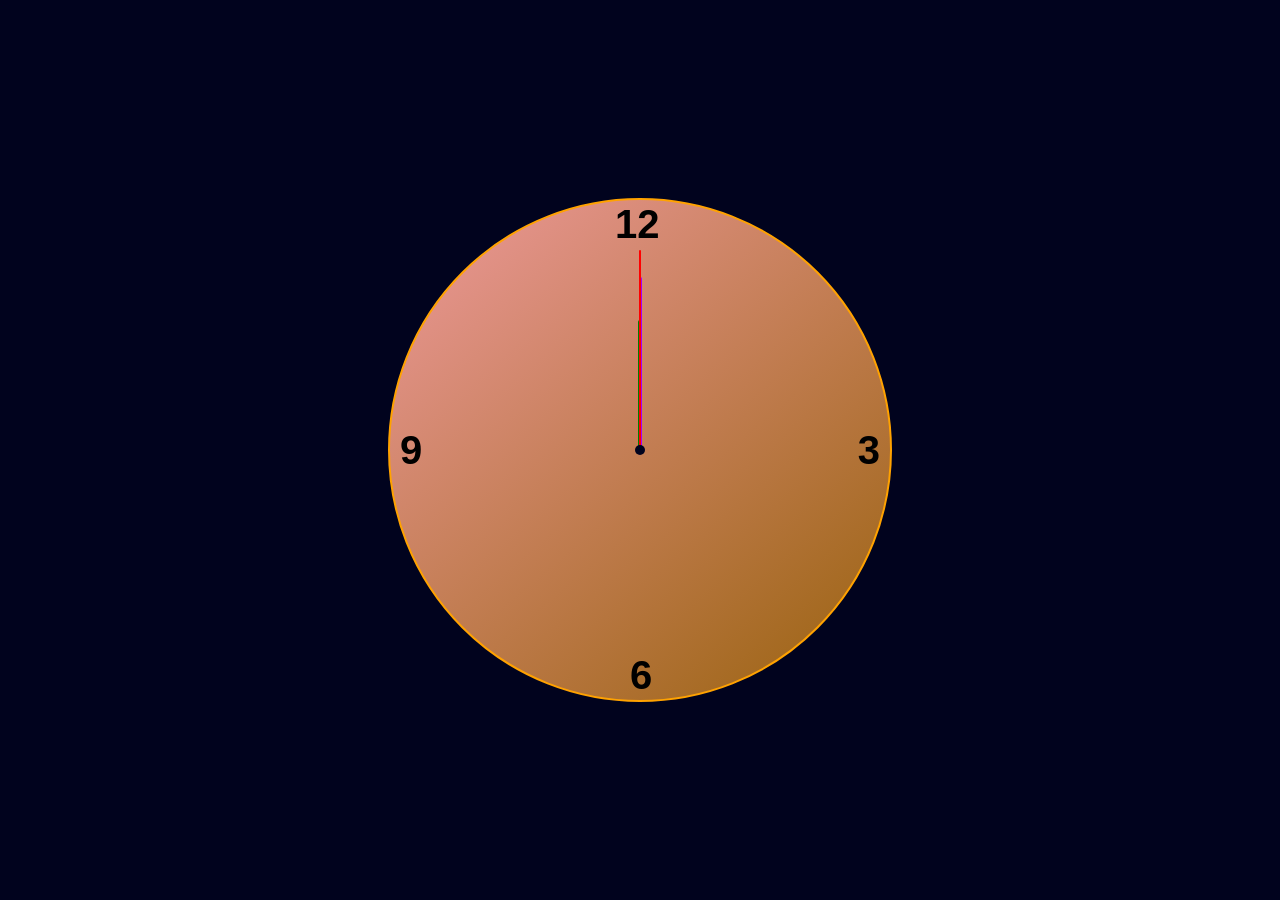
<file: Clock2.html>
<!DOCTYPE html>
<html lang="en">

<head>
    <meta charset="UTF-8">
    <meta name="viewport" content="width=device-width, initial-scale=1.0">
    <title>Clock</title>
</head>
<style>
    body {
        background: rgb(1, 3, 30);
        margin: 0;
        min-height: 100vh;
        display: flex;
        justify-content: center;
        align-items: center;
        font-family: "Roboto", sans-serif;
        font-optical-sizing: auto;
        font-weight: 700;
        font-variation-settings:
            "wdth" 100;
    }


    .pd {
        width: 500px;
        height: 500px;
        border-radius: 50%;
        background: linear-gradient(140deg, #fda3a3ef, #ffa20098);
        position: relative;
        display: flex;
        justify-content: center;
        align-items: center;
        border: 2px solid #ffa200;
    }


    .pd1 {
        font-size: 40px;
        position: absolute;
        left: 45%;
        right: 55%;
        top: 2px;
    }

    .pd3 {
        font-size: 40px;
        position: absolute;
        left: 48%;
        right: 52%;
        bottom: 2px;
    }

    .pd2 {
        font-size: 40px;
        position: absolute;
        right: 10px;
    }

    .pd4 {
        font-size: 40px;
        position: absolute;
        left: 10px;
    }


    .second {
        height: 200px;
        width: 2px;
        background: red;
        position: absolute;
        top: 50.2px;
        z-index: 3;
        transform-origin: bottom center;
        border-radius: 8px;
        animation: ra 60s steps(60) infinite;
    }

    .minit {
        height: 173px;
        width: 3px;
        background: rgb(162, 0, 255);
        position: absolute;
        top: 77.2px;
        z-index: 2;
        transform-origin: bottom center;
        border-radius: 7px;
        animation: ra 3600s linear infinite;
    }

    .hour {
        height: 130px;
        width: 3.5px;
        background: green;
        position: absolute;
        top: 120.2px;
        z-index: 1;
        transform-origin: bottom center;
        border-radius: 7px;
        animation: ra 43200s linear infinite;
    }

    .center-dot {
        height: 10px;
        width: 10px;
        border-radius: 50%;
        background-color: rgb(1, 3, 30);
        z-index: 5;
    }

    @keyframes ra {
        0% {
            transform: rotate(0deg);
        }

        100% {
            transform: rotate(360deg);
        }
    }

</style>

<body>
    <div class="pd">

        <div class="pd1">12</div>
        <div class="pd2">3</div>
        <div class="pd3">6</div>
        <div class="pd4">9</div>

        <div class="hour"></div>
        <div class="minit"></div>
        <div class="second"></div>
        <div class="center-dot"></div>

    </div>
</body>

</html>
</file>
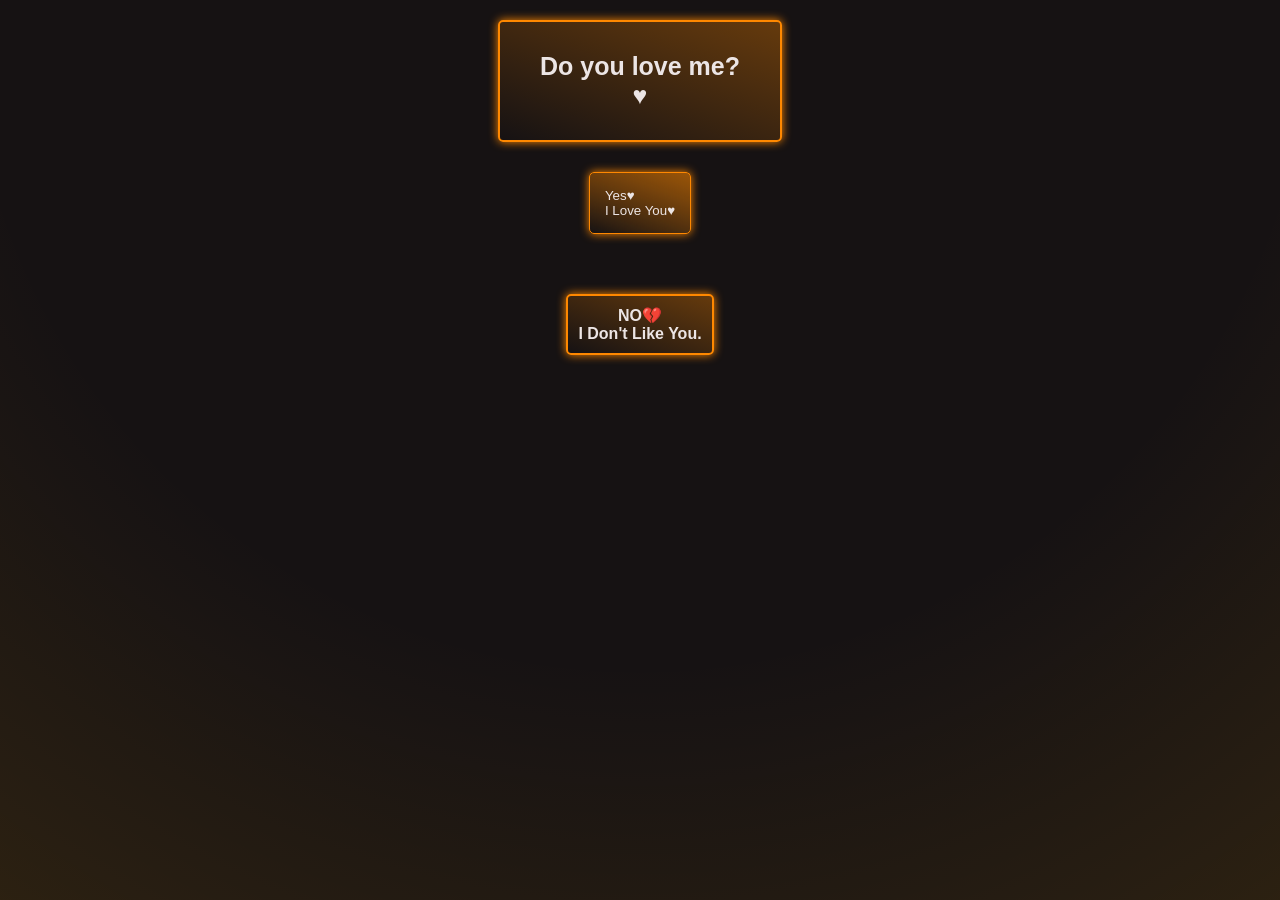
<file: Game.html>
<!DOCTYPE html>
<html lang="en">

<head>
    <meta charset="UTF-8">
    <meta name="viewport" content="width=device-width, initial-scale=1.0">
    <title>Game</title>
</head>

<style>
    body {
        background: #161213;
        font-family: "Roboto", sans-serif;
        font-optical-sizing: auto;
        font-weight: 700;
        font-variation-settings:
            "wdth" 100;
        margin: 0;
        overflow-x: hidden;
        color: rgb(236, 229, 229);

    }

    body::before {
  content: '';
  position: absolute;
  top: 0;
  left: 0;
  width: 100%;
  height: 100%;
  background: radial-gradient(circle at top, rgba(255, 255, 255, 0) 60%, #ffae0018 100%);
  pointer-events: none;
  z-index: 3;

}

    .dylm {
        border: 2px solid #ff8800;
        width: 220px;
        font-size: 25px;
        font-weight: bold;
        padding: 30px;
        border-radius: 5px;
        margin: 0 auto;
        margin-top: 20px;
        box-shadow: 0px 0px 10px #ff8800;
        background: linear-gradient(20deg, transparent, #ff880057);
    }

    .dylms,
    .dylmd {
        text-align: center;
    }

    .YHI {
        display: block;
        width: fit-content;
        text-align: center;
        margin: 0 auto;
        border: 1px solid #ff8800;
        box-shadow: 0px 0px 10px #ff8800;
        background: linear-gradient(20deg, transparent, #ff880057);
        color: rgb(236, 229, 229);
        border-radius: 5px;
        display: flex;
        flex-direction: column;
        font-size: 14px;
        margin-top: 30px;
    }

    .YHI:has(.btn:focus)~.APUP {
        display: block;
        margin-top: 60px;
    }

    .YHI:has(.btn:focus)+.NI {
        display: none;
    }



    .btn {
        background-color: #161213;
        border: none;
        display: flex;
        flex-direction: column;
        color: rgb(236, 229, 229);
         background: linear-gradient(20deg, transparent, #ff880057);
            padding: 15px;
        }

    .APU {
        font-size: 20px;
        border: 3px solid #ff8800;
        box-shadow: 0px 0px 10px #ff8800;
        background: linear-gradient(20deg, transparent, #ff880057);
        border-radius: 7px;
        width: fit-content;
        padding: 20px;
        margin: 0 auto;
    }

    .APUP {
        display: flex;
        justify-content: center;
        align-items: center;
        min-height: 46vh;
        display: none;
    }


    .NI {
        border: 2px solid #ff8800;
        box-shadow: 0px 0px 10px #ff8800;
        background: linear-gradient(20deg, transparent, #ff880057);
        width: fit-content;
        padding: 10px;
        border-radius: 5px;
        display: flex;
        flex-direction: column;
        text-align: center;
        margin: 0 auto;
        margin-top: 60px;
    }

    .NI:hover {
        position: absolute;
        top: 60%;
        left: 46.4%;
    }
</style>

<body>




    <!-- <span
            style="border: 1px solid black; display: block; width: 100%;margin-bottom: 10px;text-align: center;padding: 5px;">
            Youtube:@RonyTechWorld;
        </span> -->

    <div class="dylm">

        <div class="dylmd">Do you love me?</div>
        <div class="dylms">♥️</div>
    </div>
    <div class="YHI">
        <button class="btn">
            <span class="yes">Yes♥️</span>
            <span class="Yeah">I Love You♥️</span>
        </button>
    </div>

    <div class="NI">
        <span class="NIS">NO💔</span>
        <span class="NISS">I Don't Like You.</span>
    </div>

    <!-- Popup Box -->
    <div class="APUP">
        <div class="APU">Thanks For Accept♥️</div>
    </div>

</body>

</html>
</file>
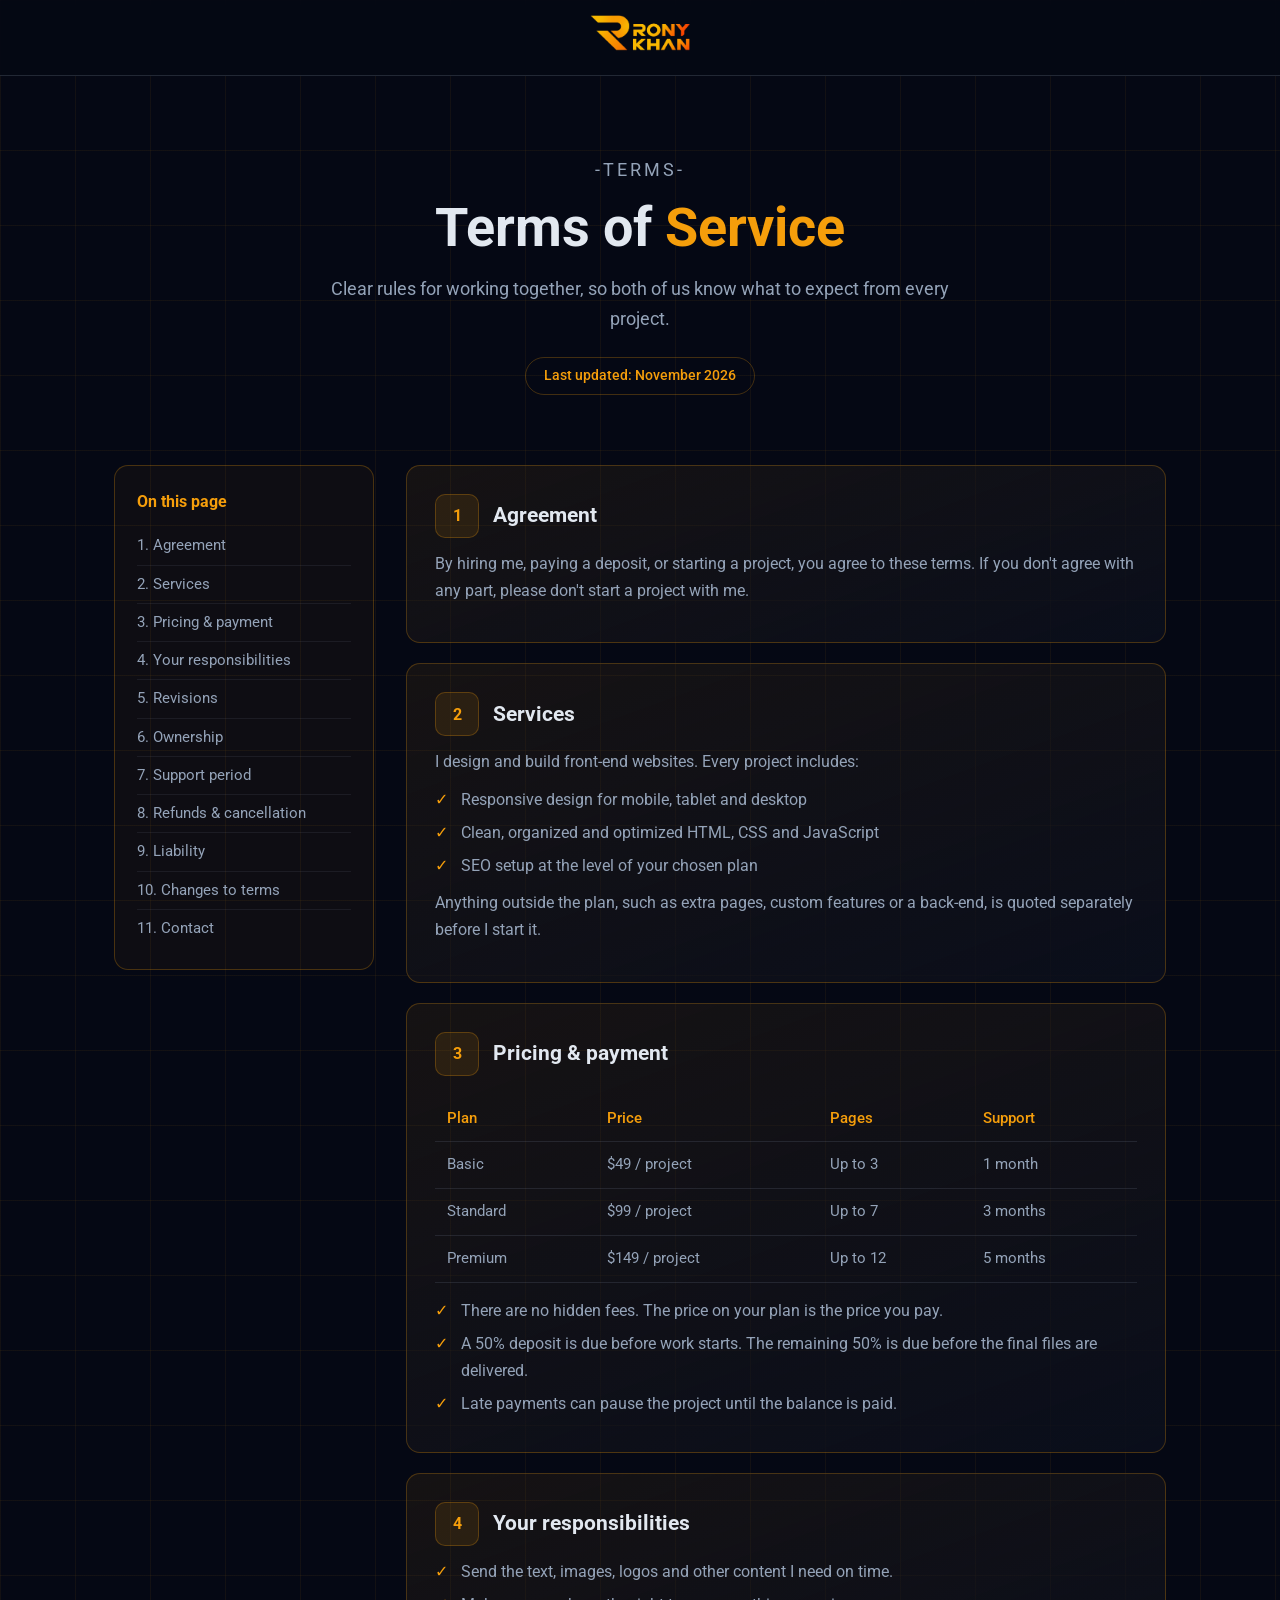
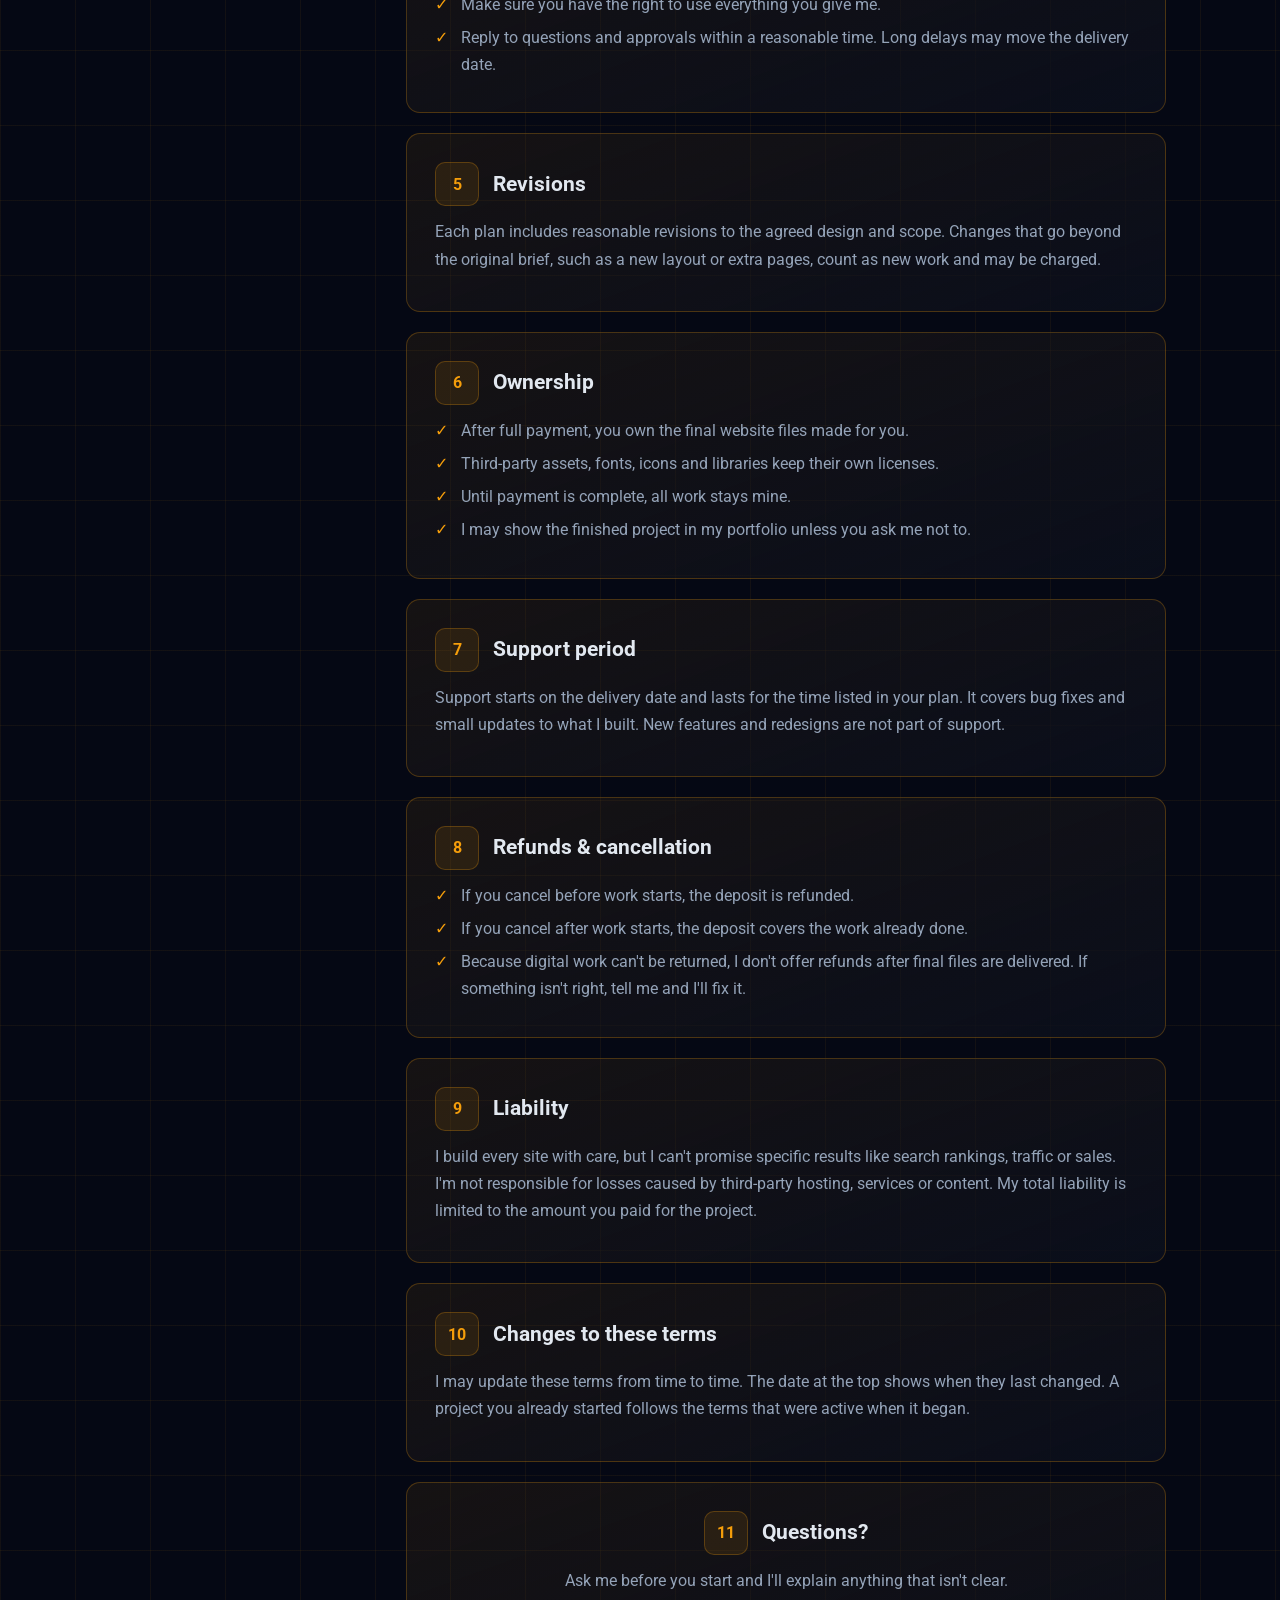
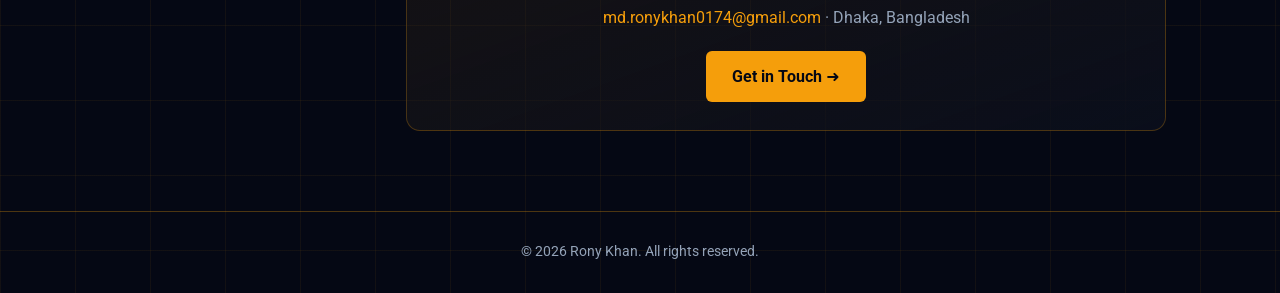
<file: tos.html>
<!DOCTYPE html>
<html lang="en">

<head>
  <meta charset="UTF-8">
  <meta name="viewport" content="width=device-width, initial-scale=1">
  <title>Terms of Service | Rony Khan</title>
  <link rel="preconnect" href="https://fonts.googleapis.com">
  <link href="https://fonts.googleapis.com/css2?family=Roboto:wght@400;500;700;900&display=swap" rel="stylesheet">
  <style>
    :root {
      --bg: #050814;
      --card: #0b0f1c;
      --amber: #f59e0b;
      --text: #e2e8f0;
      --muted: #94a3b8;
      --line: rgba(245, 158, 11, .25);
    }

    * {
      box-sizing: border-box;
      margin: 0;
      padding: 0
    }

    html {
      scroll-behavior: smooth;
      scroll-padding-top: 100px
    }

    body {
      font-family: 'Roboto', system-ui, sans-serif;
      background: var(--bg);
      color: var(--text);
      line-height: 1.7;
      background-image: linear-gradient(rgba(245, 158, 11, .06) 1px, transparent 1px), linear-gradient(90deg, rgba(245, 158, 11, .06) 1px, transparent 1px);
      background-size: 75px 75px;
    }

    a {
      color: inherit;
      text-decoration: none
    }

    :focus-visible {
      outline: 2px solid var(--amber);
      outline-offset: 3px
    }

    /* Header */
    header {
      position: sticky;
      top: 0;
      z-index: 20;
      background: rgba(5, 8, 20, .88);
      backdrop-filter: blur(4px);
      border-bottom: 1px solid rgba(148, 163, 184, .2);
      display: flex;
      justify-content: center;
      align-items: center;
    }

    header a {padding: 15px;}
 

    .links {
      display: flex;
      gap: 36px;
      font-weight: 500;
      font-size: .95rem
    }

    .links a:hover,
    .links a.active {
      color: var(--amber)
    }

    .btn-hire {
      border: 1px solid var(--line);
      color: var(--amber);
      padding: 9px 20px;
      border-radius: 6px;
      font-weight: 700;
      font-size: .9rem;
      background: #050814
    }

    .btn-hire:hover {
      background: var(--amber);
      color: #050814
    }

    /* Hero */
    .hero {
      text-align: center;
      padding: 80px 24px 40px
    }

    .eyebrow {
      color: var(--amber);
      letter-spacing: 3px;
      font-size: 1.05rem
    }

    .hero h1 {
      font-size: clamp(2.2rem, 5vw, 3.4rem);
      font-weight: 700;
      margin: 10px 0 14px;
      line-height: 1.2
    }

    .hero h1 span {
      color: var(--amber)
    }

    .hero p {
      color: var(--muted);
      max-width: 620px;
      margin: 0 auto;
      font-size: 1.1rem
    }

    .updated {
      display: inline-block;
      margin-top: 22px;
      border: 1px solid var(--line);
      border-radius: 999px;
      padding: 6px 18px;
      color: var(--amber);
      font-weight: 500;
      font-size: .9rem
    }

    /* Layout */
    .wrap {
      max-width: 1100px;
      margin: 30px auto 80px;
      padding: 0 24px;
      display: grid;
      grid-template-columns: 260px 1fr;
      gap: 32px;
      align-items: start
    }

    .toc {
      position: sticky;
      top: 100px;
      border: 1px solid var(--line);
      border-radius: 14px;
      padding: 22px;
      background: rgba(245, 158, 11, .04)
    }

    .toc h2 {
      font-size: 1rem;
      color: var(--amber);
      margin-bottom: 12px
    }

    .toc a {
      display: block;
      padding: 6px 0;
      color: var(--muted);
      font-size: .93rem;
      border-bottom: 1px solid rgba(148, 163, 184, .1)
    }

    .toc a:last-child {
      border: 0
    }

    .toc a:hover {
      color: var(--amber)
    }

    .sections {
      display: flex;
      flex-direction: column;
      gap: 20px
    }

    .card {
      border: 1px solid var(--line);
      border-radius: 14px;
      padding: 28px;
      background: linear-gradient(160deg, rgba(245, 158, 11, .07), rgba(11, 15, 28, .9))
    }

    .card header {
      all: unset;
      display: flex;
      align-items: center;
      gap: 14px;
      margin-bottom: 12px
    }

    .num {
      width: 44px;
      height: 44px;
      flex: none;
      border: 1px solid var(--line);
      border-radius: 10px;
      background: rgba(245, 158, 11, .1);
      color: var(--amber);
      display: grid;
      place-items: center;
      font-weight: 700
    }

    .card h3 {
      font-size: 1.3rem;
      font-weight: 700
    }

    .card p {
      color: var(--muted);
      margin-bottom: 10px
    }

    .card ul {
      list-style: none;
      margin-top: 6px
    }

    .card li {
      color: var(--muted);
      padding-left: 26px;
      position: relative;
      margin-bottom: 6px
    }

    .card li::before {
      content: "✓";
      position: absolute;
      left: 0;
      color: var(--amber);
      font-weight: 700
    }

    .card strong {
      color: var(--text);
      font-weight: 500
    }

    table {
      width: 100%;
      border-collapse: collapse;
      margin-top: 8px;
      font-size: .95rem
    }

    th,
    td {
      text-align: left;
      padding: 10px 12px;
      border-bottom: 1px solid rgba(148, 163, 184, .15)
    }

    th {
      color: var(--amber);
      font-weight: 500
    }

    td {
      color: var(--muted)
    }

    .scroll {
      overflow-x: auto
    }

    .contact {
      text-align: center
    }

    .cta {
      display: inline-block;
      margin-top: 10px;
      background: var(--amber);
      color: #050814;
      font-weight: 700;
      padding: 12px 26px;
      border-radius: 6px
    }

    .cta:hover {
      filter: brightness(1.1)
    }

    footer {
      border-top: 1px solid rgba(245, 158, 11, .3);
      text-align: center;
      color: var(--muted);
      padding: 28px 24px;
      font-size: .9rem
    }

    @media (max-width:900px) {
      .links {
        display: none
      }

      .wrap {
        grid-template-columns: 1fr
      }

      .toc {
        position: static
      }
    }

    @media (prefers-reduced-motion:reduce) {
      html {
        scroll-behavior: auto
      }
    }
  </style>
</head>

<body>

  <header>
      <a class="logo" href="index.html"><img src="INBIO.png" width="100"></a>
  </header>

  <section class="hero">
    <p class="eyebrow">-TERMS-</p>
    <h1>Terms of <span>Service</span></h1>
    <p>Clear rules for working together, so both of us know what to expect from every project.</p>
    <span class="updated">Last updated: November 2026</span>
  </section>

  <div class="wrap">
    <aside class="toc" aria-label="Contents">
      <h2>On this page</h2>
      <a href="#agreement">1. Agreement</a>
      <a href="#services">2. Services</a>
      <a href="#pricing">3. Pricing &amp; payment</a>
      <a href="#client">4. Your responsibilities</a>
      <a href="#revisions">5. Revisions</a>
      <a href="#ownership">6. Ownership</a>
      <a href="#support">7. Support period</a>
      <a href="#refunds">8. Refunds &amp; cancellation</a>
      <a href="#liability">9. Liability</a>
      <a href="#changes">10. Changes to terms</a>
      <a href="#contact">11. Contact</a>
    </aside>

    <main class="sections">

      <section class="card" id="agreement">
        <header><span class="num">1</span>
          <h3>Agreement</h3>
        </header>
        <p>By hiring me, paying a deposit, or starting a project, you agree to these terms. If you don't agree with any
          part, please don't start a project with me.</p>
      </section>

      <section class="card" id="services">
        <header><span class="num">2</span>
          <h3>Services</h3>
        </header>
        <p>I design and build front-end websites. Every project includes:</p>
        <ul>
          <li>Responsive design for mobile, tablet and desktop</li>
          <li>Clean, organized and optimized HTML, CSS and JavaScript</li>
          <li>SEO setup at the level of your chosen plan</li>
        </ul>
        <p style="margin-top:10px">Anything outside the plan, such as extra pages, custom features or a back-end, is
          quoted separately before I start it.</p>
      </section>

      <section class="card" id="pricing">
        <header><span class="num">3</span>
          <h3>Pricing &amp; payment</h3>
        </header>
        <div class="scroll">
          <table>
            <tr>
              <th>Plan</th>
              <th>Price</th>
              <th>Pages</th>
              <th>Support</th>
            </tr>
            <tr>
              <td>Basic</td>
              <td>$49 / project</td>
              <td>Up to 3</td>
              <td>1 month</td>
            </tr>
            <tr>
              <td>Standard</td>
              <td>$99 / project</td>
              <td>Up to 7</td>
              <td>3 months</td>
            </tr>
            <tr>
              <td>Premium</td>
              <td>$149 / project</td>
              <td>Up to 12</td>
              <td>5 months</td>
            </tr>
          </table>
        </div>
        <ul style="margin-top:14px">
          <li>There are no hidden fees. The price on your plan is the price you pay.</li>
          <li>A 50% deposit is due before work starts. The remaining 50% is due before the final files are delivered.
          </li>
          <li>Late payments can pause the project until the balance is paid.</li>
        </ul>
      </section>

      <section class="card" id="client">
        <header><span class="num">4</span>
          <h3>Your responsibilities</h3>
        </header>
        <ul>
          <li>Send the text, images, logos and other content I need on time.</li>
          <li>Make sure you have the right to use everything you give me.</li>
          <li>Reply to questions and approvals within a reasonable time. Long delays may move the delivery date.</li>
        </ul>
      </section>

      <section class="card" id="revisions">
        <header><span class="num">5</span>
          <h3>Revisions</h3>
        </header>
        <p>Each plan includes reasonable revisions to the agreed design and scope. Changes that go beyond the original
          brief, such as a new layout or extra pages, count as new work and may be charged.</p>
      </section>

      <section class="card" id="ownership">
        <header><span class="num">6</span>
          <h3>Ownership</h3>
        </header>
        <ul>
          <li>After full payment, you own the final website files made for you.</li>
          <li>Third-party assets, fonts, icons and libraries keep their own licenses.</li>
          <li>Until payment is complete, all work stays mine.</li>
          <li>I may show the finished project in my portfolio unless you ask me not to.</li>
        </ul>
      </section>

      <section class="card" id="support">
        <header><span class="num">7</span>
          <h3>Support period</h3>
        </header>
        <p>Support starts on the delivery date and lasts for the time listed in your plan. It covers bug fixes and small
          updates to what I built. New features and redesigns are not part of support.</p>
      </section>

      <section class="card" id="refunds">
        <header><span class="num">8</span>
          <h3>Refunds &amp; cancellation</h3>
        </header>
        <ul>
          <li>If you cancel before work starts, the deposit is refunded.</li>
          <li>If you cancel after work starts, the deposit covers the work already done.</li>
          <li>Because digital work can't be returned, I don't offer refunds after final files are delivered. If
            something isn't right, tell me and I'll fix it.</li>
        </ul>
      </section>

      <section class="card" id="liability">
        <header><span class="num">9</span>
          <h3>Liability</h3>
        </header>
        <p>I build every site with care, but I can't promise specific results like search rankings, traffic or sales.
          I'm not responsible for losses caused by third-party hosting, services or content. My total liability is
          limited to the amount you paid for the project.</p>
      </section>

      <section class="card" id="changes">
        <header><span class="num">10</span>
          <h3>Changes to these terms</h3>
        </header>
        <p>I may update these terms from time to time. The date at the top shows when they last changed. A project you
          already started follows the terms that were active when it began.</p>
      </section>

      <section class="card contact" id="contact">
        <header style="justify-content:center"><span class="num">11</span>
          <h3>Questions?</h3>
        </header>
        <p>Ask me before you start and I'll explain anything that isn't clear.</p>
        <p><a href="mailto:md.ronykhan0174@gmail.com" style="color:var(--amber)">md.ronykhan0174@gmail.com</a> · Dhaka,
          Bangladesh</p>
        <a class="cta" href="contact.html">Get in Touch ➜</a>
      </section>

    </main>
  </div>

  <footer>© 2026 Rony Khan. All rights reserved.</footer>

</body>

</html>
</file>
